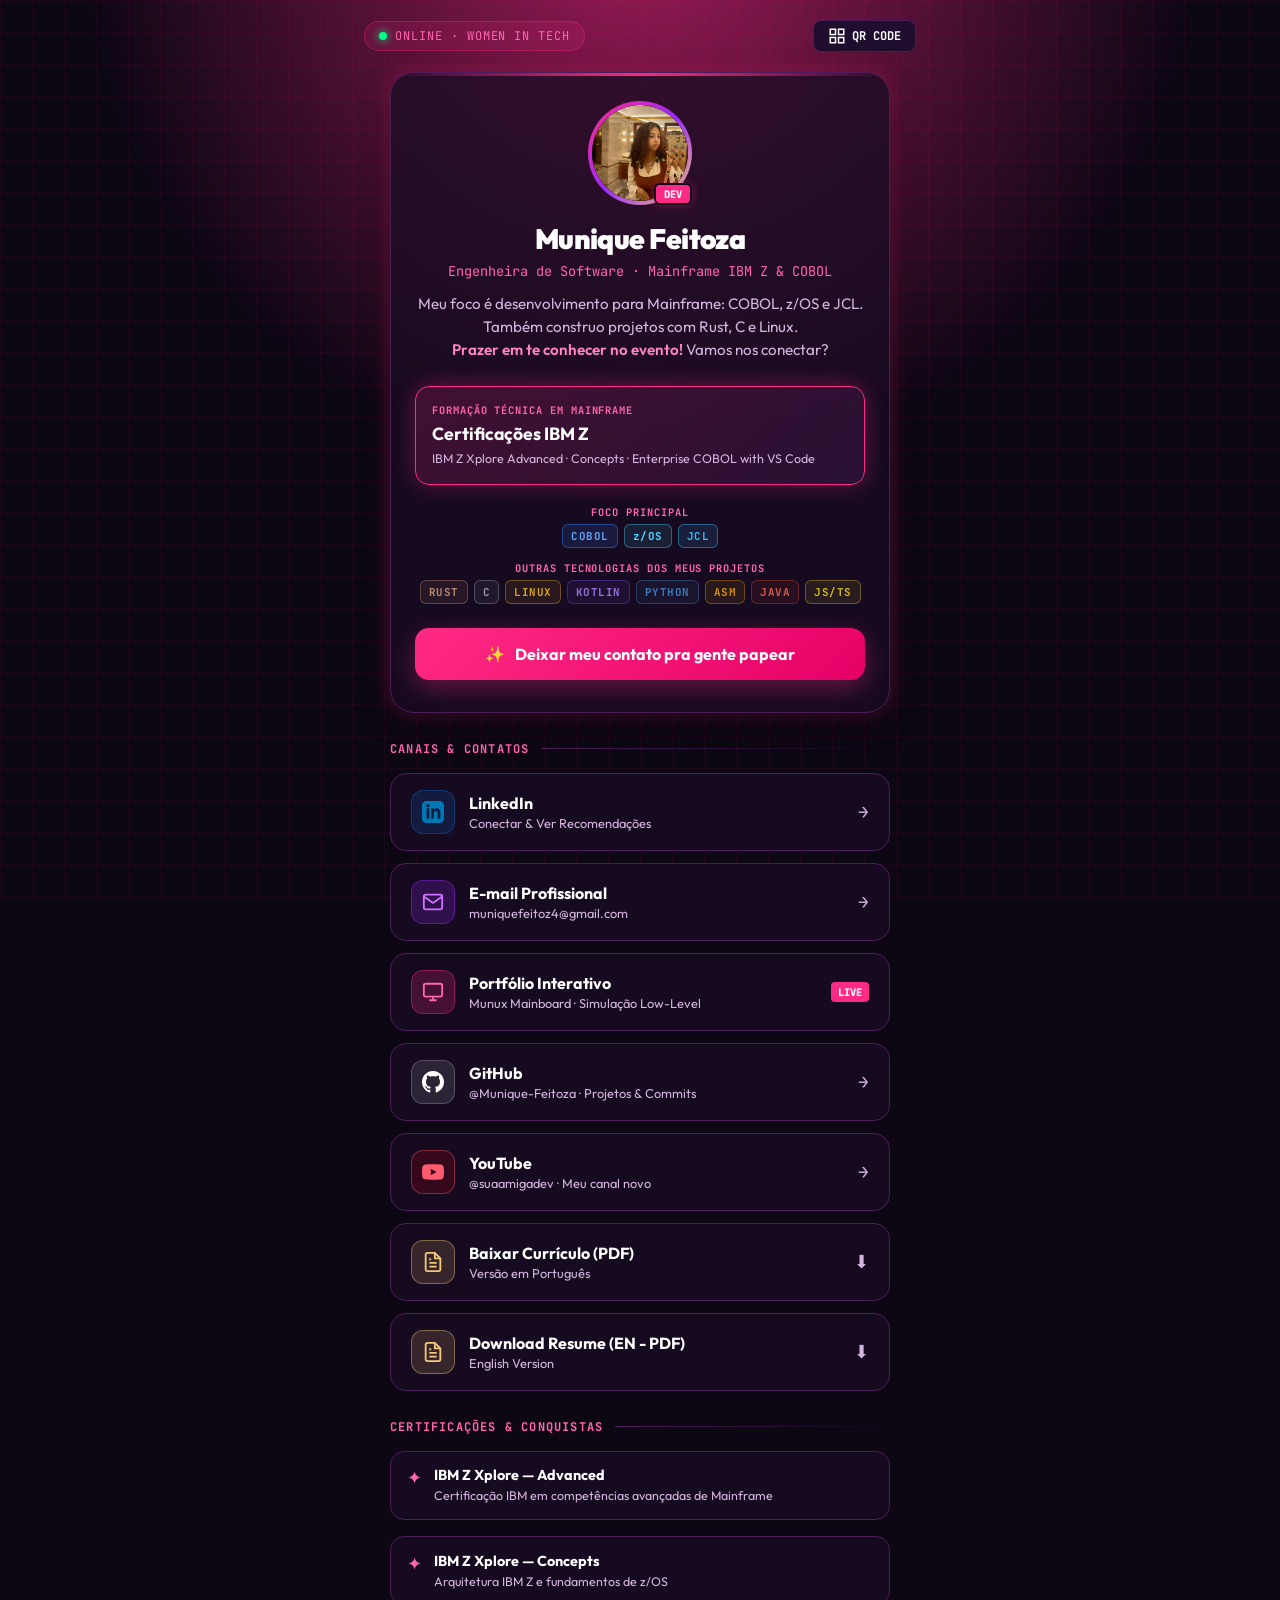
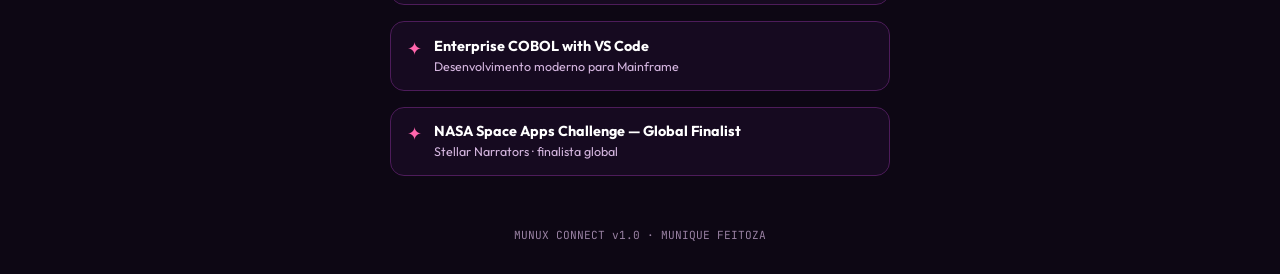
<file: index.html>
<!doctype html>
<html lang="pt-br">
<head>
  <meta charset="UTF-8">
  <meta name="viewport" content="width=device-width, initial-scale=1.0, viewport-fit=cover">
  <meta name="theme-color" content="#ff2a85">
  <meta name="description" content="Munique Feitoza — Software & Systems Engineer · Platform & SRE · Low-Level Systems, Rust, C, Telemetria & Confiabilidade">
  <title>Munique Feitoza · Connect</title>
  <link rel="preconnect" href="https://fonts.googleapis.com">
  <link rel="preconnect" href="https://fonts.gstatic.com" crossorigin>
  <link href="https://fonts.googleapis.com/css2?family=JetBrains+Mono:wght@400;500;700;800&family=Outfit:wght@400;600;700;900&display=swap" rel="stylesheet">
  <link rel="stylesheet" href="./style.css">
</head>
<body>

  <!-- Background Cyberpunk Grid & Neon Glow -->
  <div class="cyber-glow-bg"></div>
  <div class="cyber-grid"></div>

  <!-- Barra de status superior -->
  <header class="top-nav">
    <div class="status-pill">
      <span class="status-dot"></span>
      <span>ONLINE · WOMEN IN TECH</span>
    </div>
    <button id="btn-show-qr" class="qr-shortcut-btn" title="Ver QR Code">
      <svg width="18" height="18" viewBox="0 0 24 24" fill="none" stroke="currentColor" stroke-width="2"><rect x="3" y="3" width="7" height="7"></rect><rect x="14" y="3" width="7" height="7"></rect><rect x="14" y="14" width="7" height="7"></rect><rect x="3" y="14" width="7" height="7"></rect></svg>
      <span>QR CODE</span>
    </button>
  </header>

  <main class="container">
    <!-- Header Perfil -->
    <section class="profile-card">
      <div class="avatar-wrapper">
        <div class="avatar-ring"></div>
        <div class="avatar-inner">
          <img src="./foto-munique.jpg" alt="Munique Feitoza" class="avatar-img">
        </div>
        <div class="chip-tag">DEV</div>
      </div>

      <h1 class="profile-name">Munique Feitoza</h1>
      <p class="profile-role">Engenheira de Software · Mainframe IBM Z & COBOL</p>
      <p class="profile-bio">
        Meu foco é desenvolvimento para Mainframe: COBOL, z/OS e JCL. Também construo projetos com Rust, C e Linux.<br>
        <span class="highlight-pink">Prazer em te conhecer no evento!</span> Vamos nos conectar?
      </p>

      <div class="credential-highlight" aria-label="Certificações IBM Z">
        <span class="credential-eyebrow">FORMAÇÃO TÉCNICA EM MAINFRAME</span>
        <strong>Certificações IBM Z</strong>
        <span>IBM Z Xplore Advanced · Concepts · Enterprise COBOL with VS Code</span>
      </div>

      <div class="stack-groups">
        <div class="stack-group">
          <span class="stack-group-title">FOCO PRINCIPAL</span>
          <div class="profile-stacks">
        <span class="stack-badge stack-cobol">COBOL</span>
        <span class="stack-badge stack-zos">z/OS</span>
        <span class="stack-badge stack-jcl">JCL</span>
          </div>
        </div>
        <div class="stack-group secondary-stacks">
          <span class="stack-group-title">OUTRAS TECNOLOGIAS DOS MEUS PROJETOS</span>
          <div class="profile-stacks">
        <span class="stack-badge stack-rust">RUST</span>
        <span class="stack-badge stack-c">C</span>
        <span class="stack-badge stack-linux">LINUX</span>
        <span class="stack-badge stack-kotlin">KOTLIN</span>
        <span class="stack-badge stack-python">PYTHON</span>
        <span class="stack-badge stack-asm">ASM</span>
        <span class="stack-badge stack-java">JAVA</span>
        <span class="stack-badge stack-jsts">JS/TS</span>
          </div>
        </div>
      </div>

      <!-- Botão Destaque: Deixar Contato / Me Manda um Oi -->
      <button id="btn-connect-modal" class="btn-primary-connect">
        <span class="sparkle">✨</span>
        <span>Deixar meu contato pra gente papear</span>
      </button>
    </section>

    <!-- Lista de Links / Redes -->
    <section class="links-section">
      <div class="section-title">
        <span>CANAIS & CONTATOS</span>
        <div class="line"></div>
      </div>

      <div class="links-grid">
        <!-- LinkedIn -->
        <a href="https://www.linkedin.com/in/munique-feitoza-77034b231/" target="_blank" rel="noopener noreferrer" class="social-card" data-channel="LinkedIn">
          <div class="card-icon linkedin">
            <svg viewBox="0 0 24 24" width="22" height="22" fill="currentColor"><path d="M19 0h-14c-2.761 0-5 2.239-5 5v14c0 2.761 2.239 5 5 5h14c2.762 0 5-2.239 5-5v-14c0-2.761-2.238-5-5-5zm-11 19h-3v-11h3v11zm-1.5-12.268c-.966 0-1.75-.79-1.75-1.764s.784-1.764 1.75-1.764 1.75.79 1.75 1.764-.783 1.764-1.75 1.764zm13.5 12.268h-3v-5.604c0-3.368-4-3.113-4 0v5.604h-3v-11h3v1.765c1.396-2.586 7-2.777 7 2.476v6.759z"/></svg>
          </div>
          <div class="card-info">
            <div class="card-title">LinkedIn</div>
            <div class="card-sub">Conectar & Ver Recomendações</div>
          </div>
          <div class="card-arrow">→</div>
        </a>

        <!-- Email de Contato Seguro -->
        <a href="mailto:muniquefeitoz4@gmail.com?subject=Ol%C3%A1%20Munique!%20Nos%20conhecemos%20no%20evento%20Tech" class="social-card" data-channel="Email">
          <div class="card-icon email">
            <svg viewBox="0 0 24 24" width="22" height="22" fill="none" stroke="currentColor" stroke-width="2"><path d="M4 4h16c1.1 0 2 .9 2 2v12c0 1.1-.9 2-2 2H4c-1.1 0-2-.9-2-2V6c0-1.1.9-2 2-2z"></path><polyline points="22,6 12,13 2,6"></polyline></svg>
          </div>
          <div class="card-info">
            <div class="card-title">E-mail Profissional</div>
            <div class="card-sub">muniquefeitoz4@gmail.com</div>
          </div>
          <div class="card-arrow">→</div>
        </a>

        <!-- Portfólio Interativo -->
        <a href="https://munique-feitoza.github.io/Portifolio/" target="_blank" rel="noopener noreferrer" class="social-card portfolio-item" data-channel="Portfolio">
          <div class="card-icon portfolio">
            <svg viewBox="0 0 24 24" width="22" height="22" fill="none" stroke="currentColor" stroke-width="2"><rect x="2" y="3" width="20" height="14" rx="2" ry="2"></rect><line x1="8" y1="21" x2="16" y2="21"></line><line x1="12" y1="17" x2="12" y2="21"></line></svg>
          </div>
          <div class="card-info">
            <div class="card-title">Portfólio Interativo</div>
            <div class="card-sub">Munux Mainboard · Simulação Low-Level</div>
          </div>
          <div class="card-badge">LIVE</div>
        </a>

        <!-- GitHub -->
        <a href="https://github.com/Munique-Feitoza" target="_blank" rel="noopener noreferrer" class="social-card" data-channel="GitHub">
          <div class="card-icon github">
            <svg viewBox="0 0 24 24" width="22" height="22" fill="currentColor"><path d="M12 0c-6.626 0-12 5.373-12 12 0 5.302 3.438 9.8 8.207 11.387.599.111.793-.261.793-.577v-2.234c-3.338.726-4.033-1.416-4.033-1.416-.546-1.387-1.333-1.756-1.333-1.756-1.089-.745.083-.729.083-.729 1.205.084 1.839 1.237 1.839 1.237 1.07 1.834 2.807 1.304 3.492.997.107-.775.418-1.305.762-1.604-2.665-.305-5.467-1.334-5.467-5.931 0-1.311.469-2.381 1.236-3.221-.124-.303-.535-1.524.117-3.176 0 0 1.008-.322 3.301 1.23.957-.266 1.983-.399 3.003-.404 1.02.005 2.047.138 3.006.404 2.291-1.552 3.297-1.23 3.297-1.23.653 1.653.242 2.874.118 3.176.77.84 1.235 1.911 1.235 3.221 0 4.609-2.807 5.624-5.479 5.921.43.372.823 1.102.823 2.222v3.293c0 .319.192.694.801.576 4.765-1.589 8.199-6.086 8.199-11.386 0-6.627-5.373-12-12-12z"/></svg>
          </div>
          <div class="card-info">
            <div class="card-title">GitHub</div>
            <div class="card-sub">@Munique-Feitoza · Projetos & Commits</div>
          </div>
          <div class="card-arrow">→</div>
        </a>

        <a href="https://www.youtube.com/@suaamigadev" target="_blank" rel="noopener noreferrer" class="social-card youtube-item" data-channel="YouTube">
          <div class="card-icon youtube" aria-hidden="true">
            <svg viewBox="0 0 24 24" width="22" height="22" fill="currentColor"><path d="M23.5 6.2a3 3 0 0 0-2.1-2.1C19.5 3.6 12 3.6 12 3.6s-7.5 0-9.4.5A3 3 0 0 0 .5 6.2 31 31 0 0 0 0 12a31 31 0 0 0 .5 5.8 3 3 0 0 0 2.1 2.1c1.9.5 9.4.5 9.4.5s7.5 0 9.4-.5a3 3 0 0 0 2.1-2.1A31 31 0 0 0 24 12a31 31 0 0 0-.5-5.8ZM9.6 15.6V8.4l6.3 3.6-6.3 3.6Z"/></svg>
          </div>
          <div class="card-info"><div class="card-title">YouTube</div><div class="card-sub">@suaamigadev · Meu canal novo</div></div>
          <div class="card-arrow">→</div>
        </a>

        <!-- Baixar Currículo PT -->
        <a href="./curriculo-munique-feitoza.pdf" download="Curriculo-Munique-Feitoza.pdf" class="social-card resume-card" data-channel="Resume-PT">
          <div class="card-icon resume">
            <svg viewBox="0 0 24 24" width="22" height="22" fill="none" stroke="currentColor" stroke-width="2"><path d="M14 2H6a2 2 0 0 0-2 2v16a2 2 0 0 0 2 2h12a2 2 0 0 0 2-2V8z"></path><polyline points="14 2 14 8 20 8"></polyline><line x1="16" y1="13" x2="8" y2="13"></line><line x1="16" y1="17" x2="8" y2="17"></line><polyline points="10 9 9 9 8 9"></polyline></svg>
          </div>
          <div class="card-info">
            <div class="card-title">Baixar Currículo (PDF)</div>
            <div class="card-sub">Versão em Português</div>
          </div>
          <div class="card-download-icon">⬇</div>
        </a>

        <!-- Baixar Currículo EN -->
        <a href="./curriculo-munique-feitoza-en.pdf" download="Resume-Munique-Feitoza-EN.pdf" class="social-card resume-card" data-channel="Resume-EN">
          <div class="card-icon resume">
            <svg viewBox="0 0 24 24" width="22" height="22" fill="none" stroke="currentColor" stroke-width="2"><path d="M14 2H6a2 2 0 0 0-2 2v16a2 2 0 0 0 2 2h12a2 2 0 0 0 2-2V8z"></path><polyline points="14 2 14 8 20 8"></polyline><line x1="16" y1="13" x2="8" y2="13"></line><line x1="16" y1="17" x2="8" y2="17"></line><polyline points="10 9 9 9 8 9"></polyline></svg>
          </div>
          <div class="card-info">
            <div class="card-title">Download Resume (EN - PDF)</div>
            <div class="card-sub">English Version</div>
          </div>
          <div class="card-download-icon">⬇</div>
        </a>
      </div>
    </section>

    <section class="links-section credentials-section" aria-labelledby="credentials-title">
      <div class="section-title"><span id="credentials-title">CERTIFICAÇÕES & CONQUISTAS</span><div class="line"></div></div>
      <div class="credential-card"><span class="credential-mark">✦</span><div><strong>IBM Z Xplore — Advanced</strong><p>Certificação IBM em competências avançadas de Mainframe</p></div></div>
      <div class="credential-card"><span class="credential-mark">✦</span><div><strong>IBM Z Xplore — Concepts</strong><p>Arquitetura IBM Z e fundamentos de z/OS</p></div></div>
      <div class="credential-card"><span class="credential-mark">✦</span><div><strong>Enterprise COBOL with VS Code</strong><p>Desenvolvimento moderno para Mainframe</p></div></div>
      <div class="credential-card"><span class="credential-mark">✦</span><div><strong>NASA Space Apps Challenge — Global Finalist</strong><p>Stellar Narrators · finalista global</p></div></div>
    </section>

    <!-- Rodapé -->
    <footer class="silk-footer">
      <div>MUNUX CONNECT v1.0 · MUNIQUE FEITOZA</div>
    </footer>
  </main>

  <!-- MODAL: Deixar Contato / Conectar -->
  <dialog id="modal-connect" class="cyber-modal">
    <div class="modal-card">
      <div class="modal-header">
        <div class="modal-tag">NETWORKING</div>
        <h3>Vamos manter contato!</h3>
        <p>Preencha os canais que você preferir pra gente trocar ideias depois do evento ✨</p>
      </div>

      <form id="form-connect" class="connect-form">
        <div class="input-group">
          <label for="inp-nome">👤 Seu Nome (ou apelido):</label>
          <input type="text" id="inp-nome" name="nome" placeholder="Ex: Camila, Beatriz..." autocomplete="name">
        </div>

        <div class="channel-hint">
          <span>ESCOLHA ONDE PREFERE QUE EU TE CHAME:</span>
        </div>

        <div class="input-group">
          <label for="inp-whatsapp">💬 WhatsApp:</label>
          <input type="tel" id="inp-whatsapp" name="whatsapp" placeholder="Ex: (21) 99999-9999" autocomplete="tel">
        </div>

        <div class="input-group">
          <label for="inp-instagram">📸 Instagram:</label>
          <input type="text" id="inp-instagram" name="instagram" placeholder="Ex: @seu.insta">
        </div>

        <div class="input-group">
          <label for="inp-linkedin">💼 LinkedIn:</label>
          <input type="text" id="inp-linkedin" name="linkedin" placeholder="Ex: linkedin.com/in/seu-perfil">
        </div>

        <div class="input-group">
          <label for="inp-recado">💡 Recado ou assunto que trocamos (opcional):</label>
          <input type="text" id="inp-recado" name="recado" placeholder="Ex: Adorei seu projeto / vamos marcar um café!">
        </div>

        <div class="modal-actions">
          <button type="submit" class="btn-submit" id="btn-save-contact">Salvar & Conectar 🚀</button>
          <button type="button" class="btn-cancel" id="btn-close-modal">Fechar</button>
        </div>
      </form>
      <div id="connect-feedback" class="feedback-msg" hidden></div>
    </div>
  </dialog>

  <!-- MODAL: QR Code Modal -->
  <dialog id="modal-qr" class="cyber-modal">
    <div class="modal-card qr-card-modal">
      <div class="modal-header">
        <div class="modal-tag">QR CODE OFICIAL</div>
        <h3>Aponte a câmera do celular</h3>
        <p>Acesse todas as redes, currículo e portfólio da Munique</p>
      </div>

      <div class="qr-canvas-wrapper" id="qr-display"></div>
      
      <div class="qr-url-box">
        <span id="qr-live-url">https://munique-feitoza.github.io/evento/</span>
        <button id="btn-copy-url" class="btn-copy" title="Copiar Link">Copiar</button>
      </div>

      <div class="modal-actions">
        <button type="button" class="btn-primary-connect" id="btn-close-qr">Pronto</button>
      </div>
    </div>
  </dialog>
  <script src="./qrcode.min.js"></script>
  <script src="./config.js"></script>
  <script src="./app.js"></script>
</body>
</html>
</file>
<file: style.css>
:root {
  --bg-color: #0d0714;
  --bg-card: rgba(26, 12, 36, 0.75);
  --pink-primary: #ff2a85;
  --pink-bright: #ff66ad;
  --pink-glow: rgba(255, 42, 133, 0.35);
  --pink-glow-strong: rgba(255, 42, 133, 0.6);
  --purple-border: #4d1c5a;
  --purple-surface: #1e0d2c;
  --text-main: #ffffff;
  --text-muted: #d4b5df;
  --font-mono: 'JetBrains Mono', monospace;
  --font-sans: 'Outfit', -apple-system, sans-serif;
  --copper-accent: #f0c879;
}

* {
  box-sizing: border-box;
  margin: 0;
  padding: 0;
  -webkit-tap-highlight-color: transparent;
}

body {
  background-color: var(--bg-color);
  color: var(--text-main);
  font-family: var(--font-sans);
  min-height: 100vh;
  display: flex;
  flex-direction: column;
  position: relative;
  overflow-x: hidden;
  padding-bottom: 2rem;
}

/* Background Cyberpunk Grid */
.cyber-glow-bg {
  position: fixed;
  top: 0;
  left: 0;
  right: 0;
  height: 400px;
  background: radial-gradient(circle at 50% -20%, var(--pink-glow-strong), transparent 70%);
  pointer-events: none;
  z-index: 0;
}

.cyber-grid {
  position: fixed;
  inset: 0;
  background-image: 
    linear-gradient(to right, rgba(255, 42, 133, 0.05) 1px, transparent 1px),
    linear-gradient(to bottom, rgba(255, 42, 133, 0.05) 1px, transparent 1px);
  background-size: 32px 32px;
  pointer-events: none;
  z-index: 0;
}

/* Header superior */
.top-nav {
  position: relative;
  z-index: 2;
  display: flex;
  justify-content: space-between;
  align-items: center;
  padding: 1.25rem 1.5rem;
  max-width: 600px;
  margin: 0 auto;
  width: 100%;
}

.status-pill {
  display: inline-flex;
  align-items: center;
  gap: 8px;
  background: rgba(255, 42, 133, 0.12);
  border: 1px solid rgba(255, 42, 133, 0.35);
  padding: 6px 14px;
  border-radius: 999px;
  font-family: var(--font-mono);
  font-size: 0.75rem;
  letter-spacing: 0.08em;
  color: var(--pink-bright);
}

.status-dot {
  width: 8px;
  height: 8px;
  border-radius: 50%;
  background-color: #00ff88;
  box-shadow: 0 0 10px #00ff88;
  animation: pulse 2s infinite ease-in-out;
}

@keyframes pulse {
  0%, 100% { opacity: 1; transform: scale(1); }
  50% { opacity: 0.4; transform: scale(0.85); }
}

.qr-shortcut-btn {
  display: inline-flex;
  align-items: center;
  gap: 6px;
  background: var(--purple-surface);
  color: var(--text-main);
  border: 1px solid var(--purple-border);
  padding: 6px 14px;
  border-radius: 8px;
  font-family: var(--font-mono);
  font-size: 0.75rem;
  font-weight: 700;
  cursor: pointer;
  transition: all 0.2s ease;
}

.qr-shortcut-btn:hover {
  background: var(--pink-primary);
  border-color: var(--pink-primary);
  box-shadow: 0 0 15px var(--pink-glow);
}

/* Container */
.container {
  position: relative;
  z-index: 1;
  max-width: 540px;
  width: 100%;
  margin: 0 auto;
  padding: 0 1.25rem;
  display: flex;
  flex-direction: column;
  gap: 1.75rem;
}

/* Profile Card */
.profile-card {
  background: var(--bg-card);
  backdrop-filter: blur(16px);
  -webkit-backdrop-filter: blur(16px);
  border: 1px solid var(--purple-border);
  border-radius: 24px;
  padding: 2rem 1.5rem;
  text-align: center;
  box-shadow: 0 10px 30px rgba(0, 0, 0, 0.4), 0 0 20px var(--pink-glow);
  position: relative;
  overflow: hidden;
}

.profile-card::before {
  content: '';
  position: absolute;
  top: 0;
  left: 0;
  right: 0;
  height: 3px;
  background: linear-gradient(90deg, transparent, var(--pink-primary), transparent);
}

.avatar-wrapper {
  position: relative;
  width: 96px;
  height: 96px;
  margin: 0 auto 1.25rem;
}

.avatar-ring {
  position: absolute;
  inset: -4px;
  border-radius: 50%;
  background: linear-gradient(135deg, var(--pink-primary), #9b2aff, var(--copper-accent));
  animation: rotateGlow 8s linear infinite;
}

@keyframes rotateGlow {
  0% { transform: rotate(0deg); }
  100% { transform: rotate(360deg); }
}

.avatar-inner {
  position: relative;
  width: 100%;
  height: 100%;
  background: #14081c;
  border-radius: 50%;
  display: flex;
  align-items: center;
  justify-content: center;
  overflow: hidden;
}

.avatar-img {
  width: 100%;
  height: 100%;
  object-fit: cover;
  border-radius: 50%;
  display: block;
}

.avatar-letter {
  font-family: var(--font-mono);
  font-size: 2rem;
  font-weight: 800;
  background: linear-gradient(135deg, #fff, var(--pink-bright));
  -webkit-background-clip: text;
  -webkit-text-fill-color: transparent;
}

.chip-tag {
  position: absolute;
  bottom: -4px;
  right: -4px;
  background: var(--pink-primary);
  color: #fff;
  font-family: var(--font-mono);
  font-size: 0.65rem;
  font-weight: 800;
  padding: 2px 8px;
  border-radius: 6px;
  border: 2px solid #14081c;
  box-shadow: 0 0 10px var(--pink-glow);
}

.profile-name {
  font-size: 1.75rem;
  font-weight: 900;
  letter-spacing: -0.02em;
  margin-bottom: 0.35rem;
  color: #ffffff;
}

.profile-role {
  font-family: var(--font-mono);
  font-size: 0.85rem;
  color: var(--pink-bright);
  margin-bottom: 0.85rem;
}

.profile-bio {
  font-size: 0.95rem;
  line-height: 1.5;
  color: var(--text-muted);
  margin-bottom: 1.5rem;
}

.highlight-pink {
  color: #ff85be;
  font-weight: 600;
}

/* ─── Tech Stacks Badges (Portfólio) ─── */
.profile-stacks {
  display: flex;
  flex-wrap: wrap;
  justify-content: center;
  gap: 6px;
  margin: 0.5rem 0 0;
}

.credential-highlight { margin: 1.3rem 0; padding: 1rem; display:grid; gap:5px; border:1px solid var(--pink-primary); border-radius:14px; background:linear-gradient(135deg,rgba(255,42,133,.18),rgba(77,28,90,.35)); box-shadow:0 0 22px var(--pink-glow); text-align:left; }
.credential-eyebrow,.stack-group-title { color:var(--pink-bright); font:700 .65rem var(--font-mono); letter-spacing:.09em; }
.credential-highlight strong { color:#fff; font-size:1.1rem; }
.credential-highlight span:last-child { color:var(--text-muted); font-size:.78rem; line-height:1.45; }
.stack-groups { display:grid; gap:.8rem; margin:1rem 0 1.5rem; }
.stack-group { display:grid; gap:.3rem; }
.stack-group .profile-stacks { margin:0; }
.secondary-stacks .stack-badge { opacity:.82; }

.stack-badge {
  font-family: var(--font-mono);
  font-size: 0.68rem;
  font-weight: 700;
  letter-spacing: 0.5px;
  padding: 4px 8px;
  border-radius: 6px;
  background: rgba(255, 255, 255, 0.04);
  border: 1px solid rgba(255, 255, 255, 0.12);
  transition: transform 0.2s, box-shadow 0.2s;
}

.stack-badge:hover {
  transform: translateY(-2px);
}

.stack-cobol { color: #60a5fa; border-color: rgba(59, 130, 246, 0.45); background: rgba(59, 130, 246, 0.14); }
.stack-jcl { color: #38bdf8; border-color: rgba(56, 189, 248, 0.45); background: rgba(56, 189, 248, 0.12); }
.stack-rust { color: #dea584; border-color: rgba(222, 165, 132, 0.4); background: rgba(222, 165, 132, 0.1); }
.stack-c { color: #a8b9cc; border-color: rgba(168, 185, 204, 0.4); background: rgba(168, 185, 204, 0.1); }
.stack-linux { color: #fcc624; border-color: rgba(252, 198, 36, 0.4); background: rgba(252, 198, 36, 0.1); }
.stack-kotlin { color: #b18cff; border-color: rgba(127, 82, 255, 0.4); background: rgba(127, 82, 255, 0.1); }
.stack-python { color: #4b92db; border-color: rgba(75, 146, 219, 0.4); background: rgba(75, 146, 219, 0.1); }
.stack-asm { color: #ffb000; border-color: rgba(255, 176, 0, 0.4); background: rgba(255, 176, 0, 0.1); }
.stack-java { color: #ff6e54; border-color: rgba(241, 80, 47, 0.4); background: rgba(241, 80, 47, 0.1); }
.stack-zos { color: #4ad5ff; border-color: rgba(74, 213, 255, 0.4); background: rgba(74, 213, 255, 0.1); }
.stack-jsts { color: #f7df1e; border-color: rgba(247, 223, 30, 0.4); background: rgba(247, 223, 30, 0.1); }
.stack-compose { color: #3ddc84; border-color: rgba(61, 220, 132, 0.4); background: rgba(61, 220, 132, 0.1); }

/* Botão principal de conexão */
.btn-primary-connect {
  display: inline-flex;
  align-items: center;
  justify-content: center;
  gap: 10px;
  width: 100%;
  background: linear-gradient(135deg, var(--pink-primary), #e60067);
  color: #fff;
  border: none;
  padding: 1rem 1.5rem;
  border-radius: 14px;
  font-family: var(--font-sans);
  font-size: 1rem;
  font-weight: 700;
  cursor: pointer;
  box-shadow: 0 8px 25px var(--pink-glow);
  transition: all 0.25s ease;
}

.btn-primary-connect:hover {
  transform: translateY(-2px);
  box-shadow: 0 12px 30px var(--pink-glow-strong);
  filter: brightness(1.1);
}

/* Seção de Links */
.links-section {
  display: flex;
  flex-direction: column;
  gap: 1rem;
}

.section-title {
  display: flex;
  align-items: center;
  gap: 12px;
  font-family: var(--font-mono);
  font-size: 0.75rem;
  letter-spacing: 0.1em;
  color: var(--pink-bright);
  font-weight: 700;
}

.section-title .line {
  flex: 1;
  height: 1px;
  background: linear-gradient(90deg, var(--purple-border), transparent);
}

.links-grid {
  display: flex;
  flex-direction: column;
  gap: 0.75rem;
}

.social-card {
  display: flex;
  align-items: center;
  gap: 14px;
  background: var(--bg-card);
  backdrop-filter: blur(12px);
  -webkit-backdrop-filter: blur(12px);
  border: 1px solid var(--purple-border);
  padding: 1rem 1.25rem;
  border-radius: 16px;
  text-decoration: none;
  color: var(--text-main);
  transition: all 0.2s cubic-bezier(0.2, 0, 0, 1);
  position: relative;
  overflow: hidden;
}

.social-card:hover {
  transform: translateY(-2px);
  border-color: var(--pink-primary);
  box-shadow: 0 6px 20px var(--pink-glow);
  background: rgba(38, 16, 52, 0.85);
}

.card-icon {
  width: 44px;
  height: 44px;
  border-radius: 12px;
  display: flex;
  align-items: center;
  justify-content: center;
  flex-shrink: 0;
}

.card-icon.linkedin { background: rgba(10, 102, 194, 0.2); color: #0077b5; border: 1px solid rgba(10, 102, 194, 0.4); }
.card-icon.youtube { background: rgba(255, 0, 0, 0.14); color: #ff5c70; border: 1px solid rgba(255, 92, 112, 0.4); }
.card-icon.whatsapp { background: rgba(37, 211, 102, 0.2); color: #25d366; border: 1px solid rgba(37, 211, 102, 0.4); }
.card-icon.portfolio { background: rgba(255, 42, 133, 0.2); color: var(--pink-bright); border: 1px solid rgba(255, 42, 133, 0.4); }
.card-icon.github { background: rgba(255, 255, 255, 0.1); color: #fff; border: 1px solid rgba(255, 255, 255, 0.2); }
.card-icon.email { background: rgba(155, 42, 255, 0.2); color: #d070ff; border: 1px solid rgba(155, 42, 255, 0.4); }
.card-icon.resume { background: rgba(240, 200, 121, 0.15); color: var(--copper-accent); border: 1px solid rgba(240, 200, 121, 0.4); }

.card-info {
  flex: 1;
  min-width: 0;
}

.card-title {
  font-weight: 700;
  font-size: 1rem;
  margin-bottom: 2px;
  white-space: nowrap;
  overflow: hidden;
  text-overflow: ellipsis;
}

.card-sub {
  font-size: 0.8rem;
  color: var(--text-muted);
  white-space: nowrap;
  overflow: hidden;
  text-overflow: ellipsis;
}

.card-arrow, .card-download-icon {
  font-family: var(--font-mono);
  font-size: 1.1rem;
  color: var(--text-muted);
  transition: transform 0.2s ease, color 0.2s ease;
}

.social-card:hover .card-arrow {
  transform: translateX(4px);
  color: var(--pink-bright);
}

.card-badge {
  background: var(--pink-primary);
  color: #fff;
  font-family: var(--font-mono);
  font-size: 0.65rem;
  font-weight: 800;
  padding: 3px 7px;
  border-radius: 4px;
}

.credential-card { display:flex; align-items:flex-start; gap:12px; padding:.9rem 1rem; border:1px solid var(--purple-border); border-radius:14px; background:var(--bg-card); }
.credential-mark { color:var(--pink-bright); font-size:1.1rem; }
.credential-card strong { display:block; font-size:.9rem; }
.credential-card p { margin-top:3px; color:var(--text-muted); font-size:.78rem; line-height:1.4; }

/* Footer */
.silk-footer {
  text-align: center;
  font-family: var(--font-mono);
  font-size: 0.7rem;
  color: var(--text-muted);
  opacity: 0.7;
  padding-top: 1.5rem;
  display: flex;
  flex-direction: column;
  gap: 6px;
}

.footer-links a {
  color: var(--pink-bright);
  text-decoration: underline;
  cursor: pointer;
}

/* Modais */
.cyber-modal {
  border: none;
  background: transparent;
  padding: 1.25rem;
  max-width: 500px;
  width: 100%;
  margin: auto;
  max-height: 100dvh;
  overflow-y: auto;
  overscroll-behavior: contain;
}

.cyber-modal::backdrop {
  background: rgba(10, 4, 15, 0.85);
  backdrop-filter: blur(8px);
}

.modal-card {
  background: #190924;
  border: 1px solid var(--pink-primary);
  border-radius: 24px;
  padding: 1.75rem;
  box-shadow: 0 0 40px var(--pink-glow);
  max-height: calc(100dvh - 2.5rem);
  overflow-y: auto;
  -webkit-overflow-scrolling: touch;
}

.modal-header {
  margin-bottom: 1.5rem;
}

.modal-tag {
  display: inline-block;
  background: rgba(255, 42, 133, 0.2);
  color: var(--pink-bright);
  font-family: var(--font-mono);
  font-size: 0.7rem;
  font-weight: 800;
  padding: 3px 8px;
  border-radius: 4px;
  margin-bottom: 8px;
}

.modal-header h3 {
  font-size: 1.35rem;
  margin-bottom: 6px;
  color: #ffffff !important;
  font-weight: 700;
  text-shadow: 0 0 12px rgba(255, 42, 133, 0.35);
}

.modal-header p {
  font-size: 0.9rem;
  color: #e0d4ff !important;
  line-height: 1.4;
}

.connect-form {
  display: flex;
  flex-direction: column;
  gap: 0.95rem;
}

.channel-hint {
  font-family: var(--font-mono);
  font-size: 0.72rem;
  letter-spacing: 0.08em;
  color: var(--pink-bright);
  padding: 4px 0;
  border-bottom: 1px dashed rgba(255, 42, 133, 0.25);
}

.input-group {
  display: flex;
  flex-direction: column;
  gap: 6px;
  text-align: left;
}

.input-group label {
  font-size: 0.85rem;
  font-weight: 600;
  color: var(--text-muted);
}

.input-group input {
  background: #0e0514;
  border: 1px solid var(--purple-border);
  padding: 0.85rem 1rem;
  border-radius: 10px;
  color: #fff;
  font-family: var(--font-sans);
  font-size: 0.95rem;
  outline: none;
  transition: border-color 0.2s ease;
}

.input-group input:focus {
  border-color: var(--pink-primary);
  box-shadow: 0 0 10px var(--pink-glow);
}

.modal-actions {
  display: flex;
  gap: 10px;
  margin-top: 0.5rem;
}

.btn-submit {
  flex: 2;
  background: var(--pink-primary);
  color: #fff;
  border: none;
  padding: 0.85rem;
  border-radius: 12px;
  font-weight: 700;
  font-size: 0.95rem;
  cursor: pointer;
  transition: all 0.2s ease;
}

.btn-cancel {
  flex: 1;
  background: transparent;
  color: var(--text-muted);
  border: 1px solid var(--purple-border);
  padding: 0.85rem;
  border-radius: 12px;
  font-size: 0.9rem;
  cursor: pointer;
}

.feedback-msg {
  margin-top: 1rem;
  padding: 0.75rem;
  border-radius: 8px;
  font-size: 0.85rem;
  text-align: center;
}

.feedback-msg.success {
  background: rgba(0, 255, 136, 0.15);
  border: 1px solid #00ff88;
  color: #00ff88;
}

/* QR Code Modal styling */
.qr-card-modal {
  text-align: center;
}

.qr-canvas-wrapper {
  background: #ffffff;
  padding: 16px;
  border-radius: 16px;
  display: inline-block;
  margin: 1rem auto;
  box-shadow: 0 0 30px var(--pink-glow);
}

.qr-canvas-wrapper img, .qr-canvas-wrapper canvas {
  display: block;
  margin: 0 auto;
}

.qr-url-box {
  background: #0e0514;
  border: 1px solid var(--purple-border);
  border-radius: 10px;
  padding: 0.5rem 0.75rem;
  display: flex;
  align-items: center;
  justify-content: space-between;
  gap: 8px;
  font-family: var(--font-mono);
  font-size: 0.75rem;
  margin-bottom: 1rem;
  color: var(--pink-bright);
  min-width: 0;
}

.qr-url-box span {
  min-width: 0;
  overflow-wrap: anywhere;
  text-align: left;
}

@media (max-width: 480px) {
  .top-nav { padding: 1rem; }
  .container { padding-inline: 1rem; }
  .profile-card { padding: 1.5rem 1rem; border-radius: 20px; }
  .profile-name { font-size: clamp(1.45rem, 7vw, 1.75rem); }
  .profile-role { line-height: 1.5; overflow-wrap: anywhere; }
  .social-card { padding: 0.85rem; gap: 10px; }
  .card-sub { white-space: normal; overflow-wrap: anywhere; }
  .cyber-modal { padding: 0.75rem; }
  .modal-card { padding: 1.25rem; max-height: calc(100dvh - 1.5rem); }
  .qr-canvas-wrapper { max-width: 100%; padding: 10px; }
  .qr-canvas-wrapper img, .qr-canvas-wrapper canvas { max-width: min(220px, 62vw); height: auto; }
  .qr-url-box { align-items: flex-start; font-size: 0.65rem; }
}

.btn-copy {
  background: var(--pink-primary);
  border: none;
  color: #fff;
  font-family: var(--font-mono);
  font-size: 0.7rem;
  font-weight: 700;
  padding: 4px 8px;
  border-radius: 6px;
  cursor: pointer;
}

/* Tabela de Leads */
.leads-card-modal {
  max-width: 600px;
}

.leads-table-container {
  max-height: 300px;
  overflow-y: auto;
  margin-top: 1rem;
  border: 1px solid var(--purple-border);
  border-radius: 8px;
}

.leads-table {
  width: 100%;
  border-collapse: collapse;
  font-size: 0.8rem;
  font-family: var(--font-mono);
  text-align: left;
}

.leads-table th {
  background: var(--purple-surface);
  color: var(--pink-bright);
  padding: 8px;
  border-bottom: 1px solid var(--purple-border);
}

.leads-table td {
  padding: 8px;
  border-bottom: 1px solid rgba(255, 255, 255, 0.05);
}
</file>
